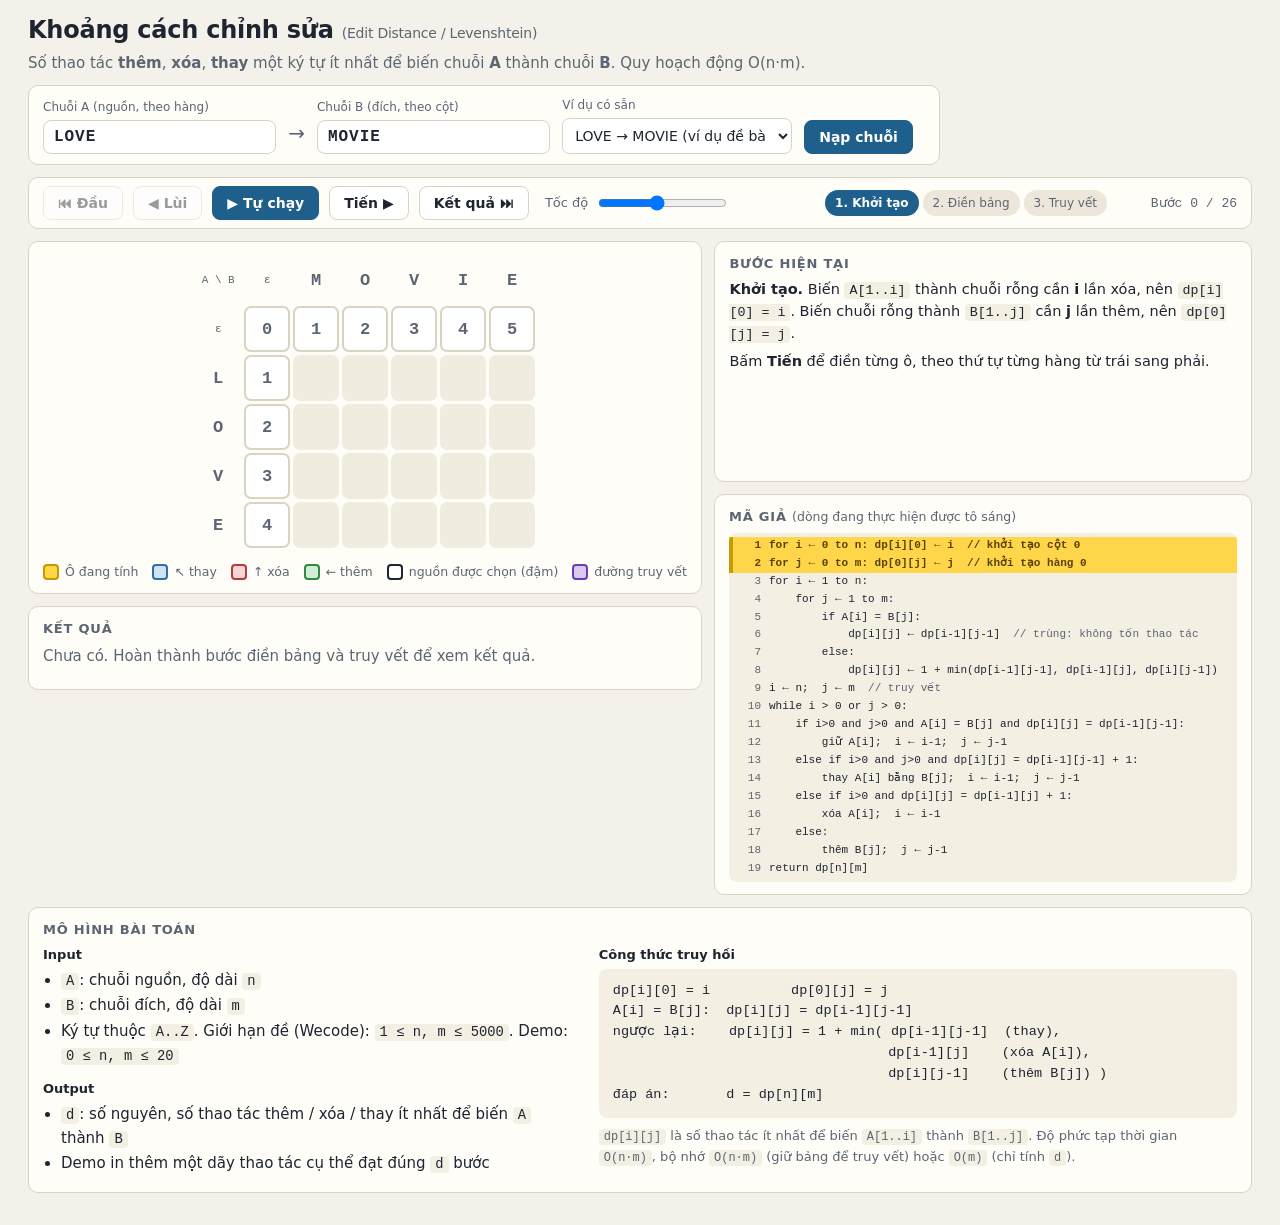
<file: index.html>
<!DOCTYPE html>
<html lang="vi">
<head>
<meta charset="utf-8">
<meta name="viewport" content="width=device-width, initial-scale=1">
<title>Edit Distance - minh họa từng bước</title>
<link rel="stylesheet" href="src/style.css">
</head>
<body>
<header class="top">
  <div class="title">
    <h1>Khoảng cách chỉnh sửa <span class="sub">(Edit Distance / Levenshtein)</span></h1>
    <p class="lead">Số thao tác <b>thêm</b>, <b>xóa</b>, <b>thay</b> một ký tự ít nhất để biến chuỗi <b>A</b> thành chuỗi <b>B</b>. Quy hoạch động O(n·m).</p>
  </div>
  <!-- Khung nhap nam cung hang voi tieu de de danh chieu cao man hinh cho bang + ma gia -->
  <section class="panel inputs" aria-label="Dữ liệu vào">
    <div class="field">
      <label for="inA">Chuỗi A (nguồn, theo hàng)</label>
      <input id="inA" type="text" maxlength="20" value="LOVE" autocomplete="off" spellcheck="false">
    </div>
    <div class="arrow" aria-hidden="true">→</div>
    <div class="field">
      <label for="inB">Chuỗi B (đích, theo cột)</label>
      <input id="inB" type="text" maxlength="20" value="MOVIE" autocomplete="off" spellcheck="false">
    </div>
    <div class="field preset">
      <label for="preset">Ví dụ có sẵn</label>
      <select id="preset"></select>
    </div>
    <button id="btnLoad" class="primary" title="Nạp lại hai chuỗi A và B, quay về bước 0">Nạp chuỗi</button>
    <p id="inputMsg" class="msg" role="status"></p>
  </section>
</header>

<main>
  <section class="controls panel" aria-label="Điều khiển">
    <button id="btnReset" title="Về bước đầu (Home)">⏮ Đầu</button>
    <button id="btnBack" title="Lùi một bước (←)">◀ Lùi</button>
    <button id="btnPlay" class="primary" title="Tự chạy / tạm dừng (Space)">▶ Tự chạy</button>
    <button id="btnNext" title="Tiến một bước (→)">Tiến ▶</button>
    <button id="btnEnd" title="Tới kết quả (End)">Kết quả ⏭</button>
    <label class="speed">Tốc độ
      <input id="speed" type="range" min="1" max="10" value="5">
    </label>
    <div class="phases" id="phases" aria-label="Giai đoạn">
      <span data-ph="0">1. Khởi tạo</span><span data-ph="1">2. Điền bảng</span><span data-ph="2">3. Truy vết</span>
    </div>
    <div class="stepinfo" id="stepInfo"></div>
  </section>

  <!-- Thu tu DOM = thu tu doc o man hinh hep: bang, giai thich + ma gia, ket qua.
       Man hinh rong: bang + ket qua cot trai, giai thich + ma gia cot phai (xem .grid trong style.css). -->
  <div class="grid">
    <section class="panel tablewrap" aria-label="Bảng quy hoạch động">
      <div class="tablescroll"><table id="dp" aria-label="Bảng dp"></table></div>
      <div class="legend" aria-label="Chú thích">
        <span><i class="sw cur"></i>Ô đang tính</span>
        <span><i class="sw dg"></i>↖ thay</span>
        <span><i class="sw up"></i>↑ xóa</span>
        <span><i class="sw lf"></i>← thêm</span>
        <span><i class="sw ch"></i>nguồn được chọn (đậm)</span>
        <span><i class="sw pa"></i>đường truy vết</span>
      </div>
    </section>

    <aside class="side">
      <section class="panel explainwrap" aria-live="polite">
        <h2>Bước hiện tại</h2>
        <div id="explain" class="explain"></div>
      </section>
      <section class="panel pseudowrap" aria-label="Mã giả">
        <h2>Mã giả <span class="h2sub">(dòng đang thực hiện được tô sáng)</span></h2>
        <ol id="pseudo" class="pseudo"></ol>
      </section>
    </aside>

    <section class="panel result" id="resultPanel">
      <h2>Kết quả</h2>
      <div id="result" class="resultbody"></div>
      <ol id="ops" class="ops"></ol>
    </section>
  </div>

  <section class="panel model" aria-label="Mô hình bài toán">
    <h2>Mô hình bài toán</h2>
    <div class="modelgrid">
      <div>
        <h3>Input</h3>
        <ul>
          <li><code>A</code>: chuỗi nguồn, độ dài <code>n</code></li>
          <li><code>B</code>: chuỗi đích, độ dài <code>m</code></li>
          <li>Ký tự thuộc <code>A..Z</code>. Giới hạn đề (Wecode): <code>1 ≤ n, m ≤ 5000</code>. Demo: <code>0 ≤ n, m ≤ 20</code></li>
        </ul>
        <h3>Output</h3>
        <ul>
          <li><code>d</code>: số nguyên, số thao tác thêm / xóa / thay ít nhất để biến <code>A</code> thành <code>B</code></li>
          <li>Demo in thêm một dãy thao tác cụ thể đạt đúng <code>d</code> bước</li>
        </ul>
      </div>
      <div>
        <h3>Công thức truy hồi</h3>
        <pre>dp[i][0] = i          dp[0][j] = j
A[i] = B[j]:  dp[i][j] = dp[i-1][j-1]
ngược lại:    dp[i][j] = 1 + min( dp[i-1][j-1]  (thay),
                                  dp[i-1][j]    (xóa A[i]),
                                  dp[i][j-1]    (thêm B[j]) )
đáp án:       d = dp[n][m]</pre>
        <p class="note"><code>dp[i][j]</code> là số thao tác ít nhất để biến <code>A[1..i]</code> thành <code>B[1..j]</code>. Độ phức tạp thời gian <code>O(n·m)</code>, bộ nhớ <code>O(n·m)</code> (giữ bảng để truy vết) hoặc <code>O(m)</code> (chỉ tính <code>d</code>).</p>
      </div>
    </div>
  </section>
</main>

<script src="src/editdistance.js"></script>
<script src="src/pseudocode.js"></script>
<script src="src/app.js"></script>
</body>
</html>
</file>
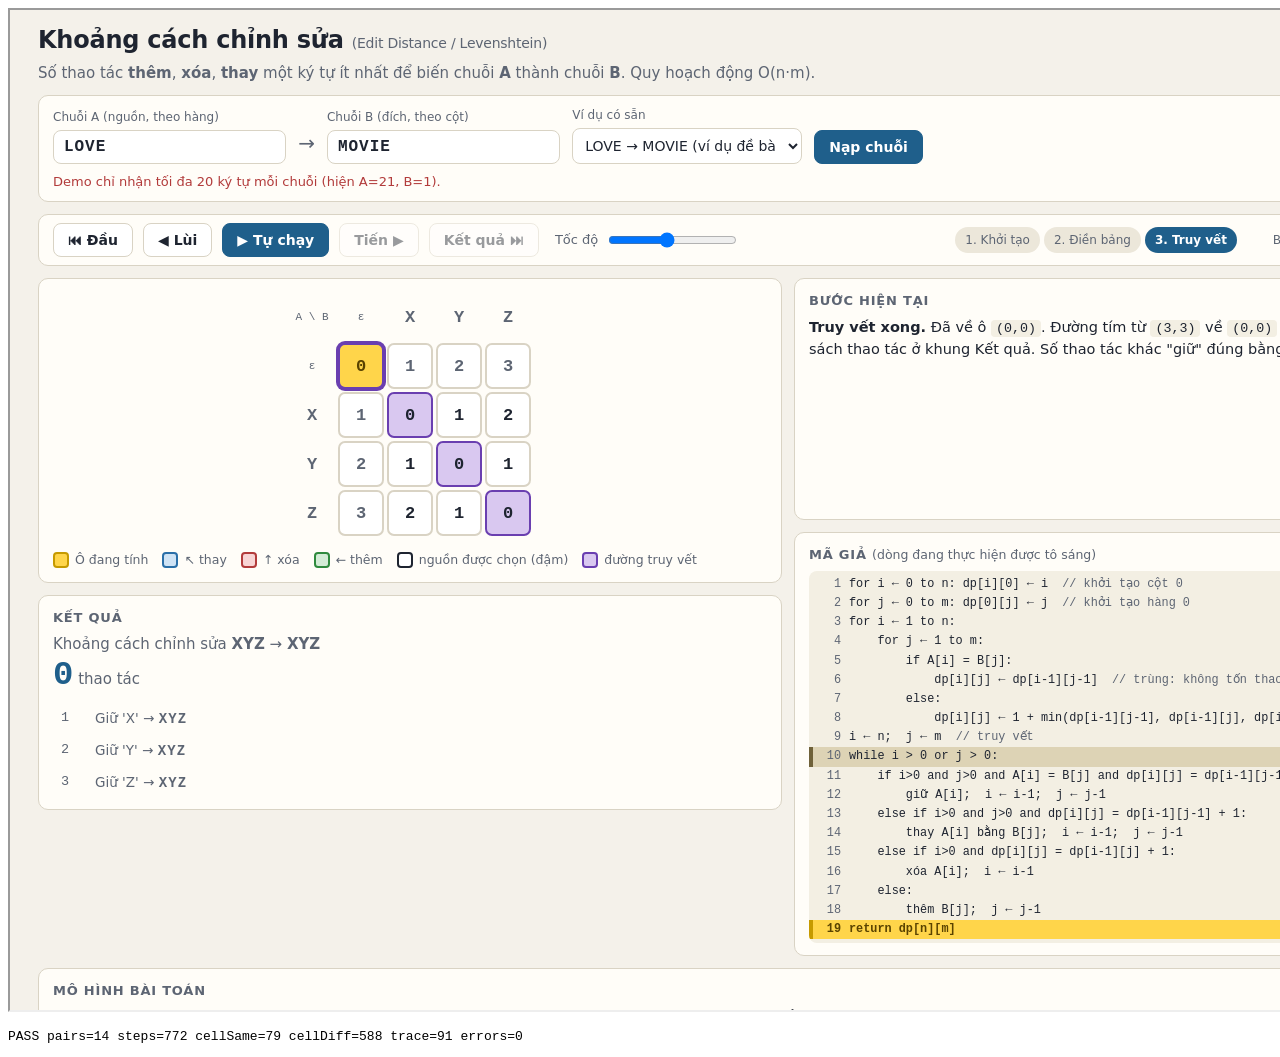
<file: tools/dom_check.html>
<!DOCTYPE html>
<html lang="vi">
<head><meta charset="utf-8"><title>dom-check</title></head>
<body>
<!-- Chay duoc bang: chrome --headless --dump-dom file:///.../tools/dom_check.html
     Nap index.html trong iframe cung goc (file://), di het moi buoc cua nhieu cap chuoi bang window.__demo.go(),
     kiem tra DOM that sau moi buoc, ghi ket qua vao <pre id="out">. -->
<iframe id="f" src="../index.html" style="width:1400px;height:1000px"></iframe>
<pre id="out">RUNNING</pre>
<script>
(function () {
  var out = document.getElementById('out');
  var f = document.getElementById('f');
  var errors = [], stats = { pairs: 0, steps: 0, cellSame: 0, cellDiff: 0, trace: 0 };
  function err(m) { if (errors.length < 15) errors.push(m); errors.count = (errors.count || 0) + 1; }

  var PAIRS = [['LOVE', 'MOVIE'], ['KITTEN', 'SITTING'], ['SUNDAY', 'SATURDAY'], ['INTENTION', 'EXECUTION'],
    ['TAT', 'TBT'], ['ABCDEF', 'ABCDE'], ['AAAAAA', 'AAA'], ['', 'ABC'], ['ABC', ''], ['ABC', 'ABC'], ['', ''],
    ['ABCDEFGHIJKLMNOPQRST', 'TSRQPONMLKJIHGFEDCBA'], ['A', 'B'], ['XYZ', 'XYZ']];

  function run() {
    var w = f.contentWindow, d = w.document, demo = w.__demo, PC = w.Pseudocode;
    if (!demo) { out.textContent = 'FAIL: window.__demo missing'; return; }
    PAIRS.forEach(function (p) {
      demo.load(p[0], p[1]);
      var m = demo.model; stats.pairs++;
      if (m.a.join('') !== p[0] || m.b.join('') !== p[1]) err('load sai ' + p);
      var nSteps = m.steps.length;
      for (var s = 0; s < nSteps; s++) {
        demo.go(s); stats.steps++;
        var st = m.steps[s];
        var lis = d.querySelectorAll('#pseudo li');
        var act = [], ctx = [];
        for (var i = 0; i < lis.length; i++) {
          if (lis[i].className === 'act') act.push(i + 1);
          else if (lis[i].className === 'ctx') ctx.push(i + 1);
        }
        var want = PC.forStep(st);
        if (JSON.stringify(act) !== JSON.stringify(want.act.slice().sort(function (a, b) { return a - b; }))) err(p + ' step ' + s + ' act DOM ' + act + ' != ' + want.act);
        if (JSON.stringify(ctx) !== JSON.stringify(want.ctx.slice().sort(function (a, b) { return a - b; }))) err(p + ' step ' + s + ' ctx DOM ' + ctx);
        if (lis.length !== PC.LINES.length) err('so dong ma gia ' + lis.length);
        // Doc CHU THAT cua dong dang sang (khong dung PC.forStep) de bat loi anh xa sai
        var actText = act.map(function (n) { return lis[n - 1].textContent; }).join(' | ');
        if (st.type === 'cell') {
          var hasEq = actText.indexOf('dp[i][j] ← dp[i-1][j-1]') >= 0, hasMin = actText.indexOf('1 + min(') >= 0;
          if (st.same && (!hasEq || hasMin)) err(p + ' step ' + s + ' o TRUNG nhung dong sang: ' + actText);
          if (!st.same && (hasEq || !hasMin)) err(p + ' step ' + s + ' o KHAC nhung dong sang: ' + actText);
        } else if (st.type === 'trace' && st.move) {
          var kw = { keep: 'giữ', replace: 'thay', delete: 'xóa', insert: 'thêm' }[st.move.kind];
          if (actText.indexOf(kw + ' A[i]') < 0 && actText.indexOf(kw + ' B[j]') < 0) err(p + ' step ' + s + ' thao tac ' + st.move.kind + ' nhung dong sang: ' + actText);
        }

        var si = d.getElementById('stepInfo').textContent;
        if (si.indexOf('Bước ' + s + ' / ' + (nSteps - 1)) < 0) err(p + ' stepInfo "' + si + '" step ' + s);
        if (d.getElementById('btnBack').disabled !== (s === 0)) err(p + ' Back disabled sai o ' + s);
        if (d.getElementById('btnNext').disabled !== (s === nSteps - 1)) err(p + ' Next disabled sai o ' + s);

        if (st.type === 'cell') {
          (st.same ? stats.cellSame++ : stats.cellDiff++);
          var cur = d.querySelectorAll('#dp td.cur');
          if (cur.length !== 1) err(p + ' step ' + s + ' so o cur=' + cur.length);
          else if (cur[0].dataset.i != st.i || cur[0].dataset.j != st.j) err(p + ' o cur sai');
          // o dang tinh phai hien dung gia tri dp
          if (cur.length && cur[0].textContent !== String(st.value)) err(p + ' gia tri o ' + cur[0].textContent + ' != ' + st.value);
          // chi dung dp[i-1][j-1] khi trung; ba nguon khi khac
          var tagged = d.querySelectorAll('#dp td[data-tag]').length;
          if (tagged !== (st.same ? 1 : 3)) err(p + ' step ' + s + ' so o nguon=' + tagged + ' same=' + st.same);
          // cac o chua tinh phai an so (khong ro gia tri tuong lai): chi o co class vis moi duoc hien
          var hidden = d.querySelectorAll('#dp td:not(.vis):not(.cur):not(.dg):not(.up):not(.lf)');
          for (var h = 0; h < hidden.length; h++) {
            var hi = +hidden[h].dataset.i, hj = +hidden[h].dataset.j;
            if (m.cellStep[hi][hj] <= s && hi > 0 && hj > 0) err(p + ' o (' + hi + ',' + hj + ') da tinh nhung dang an');
          }
          var ex = d.getElementById('explain').textContent;
          if (ex.indexOf('dp[' + st.i + '][' + st.j + ']') < 0) err(p + ' explain thieu o dang tinh');
          if (st.same ? ex.indexOf('trùng') < 0 : ex.indexOf('min(') < 0) err(p + ' explain sai nhanh');
        } else if (st.type === 'trace') {
          stats.trace++;
          var pa = d.querySelectorAll('#dp td.pa').length;
          if (pa !== st.k + 1) err(p + ' step ' + s + ' so o duong tim=' + pa + ' != ' + (st.k + 1));
          var shown = d.querySelectorAll('#ops li.show').length;
          if (shown !== Math.min(st.k + 1, m.moves.length)) err(p + ' step ' + s + ' so thao tac hien=' + shown);
        }
        if (s === nSteps - 1) {
          var dist = d.querySelector('#result .dist');
          if (!dist || dist.textContent !== String(m.distance)) err(p + ' ket qua cuoi sai: ' + (dist && dist.textContent) + ' != ' + m.distance);
          var oplis = d.querySelectorAll('#ops li').length;
          if (oplis !== m.ops.length) err(p + ' so thao tac ' + oplis + ' != ' + m.ops.length);
          // chuoi sau thao tac cuoi phai bang B
          if (m.ops.length && m.ops[m.ops.length - 1].result !== p[1]) err(p + ' chuoi cuoi != B');
        } else if (st.type === 'trace') {
          var dd = d.querySelector('#result .dist');
          if (dd && dd.textContent !== '?') err(p + ' ket qua lo ra som o step ' + s);
          // Dap an cung khong duoc lo qua khung giai thich (loi nay tung lot qua kiem tra chi nhin #result)
          var exTxt = d.getElementById('explain').textContent;
          if (/kết quả\s*:/.test(exTxt)) err(p + ' step ' + s + ' khung giai thich lo dap an: ' + exTxt.slice(0, 80));
        }
      }
    });
    // input qua dai
    demo.load('A'.repeat(21), 'B');
    if (d.getElementById('inputMsg').textContent.indexOf('20') < 0) err('khong bao loi khi qua 20 ky tu');
    out.textContent = (errors.length ? 'FAIL' : 'PASS') + ' pairs=' + stats.pairs + ' steps=' + stats.steps +
      ' cellSame=' + stats.cellSame + ' cellDiff=' + stats.cellDiff + ' trace=' + stats.trace +
      ' errors=' + (errors.count || 0) + (errors.length ? '\n' + errors.join('\n') : '');
  }
  f.addEventListener('load', function () { try { run(); } catch (e) { out.textContent = 'FAIL exception: ' + e.message + '\n' + e.stack; } });
})();
</script>
</body>
</html>
</file>
<file: src/style.css>
:root {
  --bg: #f4f1ea;
  --paper: #fffdf8;
  --ink: #1e2430;
  --dim: #5d6573;
  --line: #d9d3c4;
  --accent: #1f5f8b;
  --cur: #ffd54a;
  --cur-ink: #5a4300;
  --dg: #cfe3f5;  --dg-line: #2b6fa8;
  --up: #f8d4d4;  --up-line: #b23b3b;
  --lf: #d3ecd6;  --lf-line: #2f8a3e;
  --pa: #d9c8f0;  --pa-line: #6a3fb0;
  --radius: 10px;
  --mono: ui-monospace, "SF Mono", Menlo, Consolas, monospace;
}
* { box-sizing: border-box; }
body {
  margin: 0; background: var(--bg); color: var(--ink);
  font: 15px/1.5 system-ui, -apple-system, "Segoe UI", Roboto, sans-serif;
}
/* Header: tieu de + khung nhap cung mot hang de danh chieu cao cho bang/ma gia. */
.top {
  max-width: 1500px; margin: 0 auto; padding: 12px 28px 0;
  display: flex; flex-wrap: wrap; align-items: center; justify-content: space-between; gap: 10px 24px;
}
.top .title { flex: 1 1 340px; min-width: 0; }
h1 { margin: 0; font-size: 24px; letter-spacing: -0.01em; }
h1 .sub { font-size: 14px; font-weight: 400; color: var(--dim); }
h2 { margin: 0 0 6px; font-size: 13px; text-transform: uppercase; letter-spacing: .06em; color: var(--dim); }
.lead { margin: 4px 0 0; color: var(--dim); }
main { padding: 12px 28px 40px; display: flex; flex-direction: column; gap: 12px; max-width: 1500px; margin: 0 auto; }
.panel { background: var(--paper); border: 1px solid var(--line); border-radius: var(--radius); padding: 12px 14px; }

.inputs { flex: 0 1 auto; display: flex; flex-wrap: wrap; align-items: flex-end; gap: 8px 12px; padding: 10px 14px; }
.field { display: flex; flex-direction: column; gap: 4px; }
.field label { font-size: 12px; color: var(--dim); }
/* Rong vua 20 ky tu (maxlength) de chuoi dai nhat hien du, khong bi cuon trong o nhap. */
.field input, .field select {
  font: 600 16px var(--mono); padding: 7px 10px; border: 1px solid var(--line); border-radius: 8px;
  background: #fff; color: var(--ink); width: calc(20ch + 20 * .06em + 22px); letter-spacing: .06em;
}
.field select { font: 14px system-ui, sans-serif; letter-spacing: 0; width: 230px; padding: 8px; }
.arrow { font-size: 20px; padding-bottom: 6px; color: var(--dim); }
.msg { flex-basis: 100%; margin: 0; font-size: 13px; color: var(--up-line); }
/* Rong thi khong chiem mot hang rieng (van nam trong DOM de role=status hoat dong). */
.msg:empty { flex-basis: 0; }
.msg.info { color: var(--dim); }

button {
  font: 600 14px system-ui, sans-serif; padding: 8px 14px; border-radius: 8px; cursor: pointer;
  border: 1px solid var(--line); background: #fff; color: var(--ink);
}
button:hover:not(:disabled) { border-color: var(--accent); }
button:disabled { opacity: .45; cursor: default; }
button.primary { background: var(--accent); color: #fff; border-color: var(--accent); }
button:focus-visible, input:focus-visible, select:focus-visible { outline: 3px solid #86b7de; outline-offset: 1px; }

.controls { display: flex; flex-wrap: wrap; align-items: center; gap: 8px 10px; padding: 8px 14px; }
.speed { display: flex; align-items: center; gap: 8px; font-size: 13px; color: var(--dim); margin-left: 6px; }
.phases { display: flex; gap: 4px; margin-left: auto; }
.phases span { font-size: 12px; padding: 4px 10px; border-radius: 999px; background: #ece7da; color: var(--dim); }
.phases span.on { background: var(--accent); color: #fff; font-weight: 600; }
.stepinfo { font: 13px var(--mono); color: var(--dim); min-width: 120px; text-align: right; }

/* Man hinh rong: cot trai = bang (+ ket qua ben duoi), cot phai = giai thich + ma gia.
   Cot phai rong du cho dong ma gia dai nhat (~68 ky tu) de khong phai cuon ngang. */
.grid {
  display: grid; gap: 12px; align-items: start;
  grid-template-columns: minmax(0, 1fr) clamp(520px, 42vw, 610px);
  grid-template-rows: auto 1fr;
  grid-template-areas: "table side" "result side";
}
.tablewrap { grid-area: table; min-width: 0; }
.side { grid-area: side; display: flex; flex-direction: column; gap: 12px; min-width: 0; }
.grid > .result { grid-area: result; min-width: 0; }
@media (max-width: 1100px) {
  .grid { grid-template-columns: minmax(0, 1fr); grid-template-rows: none; grid-template-areas: "table" "side" "result"; }
}
/* container-type: de o bang tinh kich thuoc theo be rong cot (don vi cqi). */
.tablescroll { overflow: auto; padding-bottom: 4px; container-type: inline-size; }

/* Kich thuoc o co theo so hang/cot cua bang (dem bang :has, khong can JS) de bang lon vua ca chieu cao
   man hinh (100vh tru phan header/dieu khien ~250px) lan be rong cot (100cqi). K = so o moi chieu ke ca
   tieu de. Bang nho giu 46px. Duoi muc san thi .tablescroll cuon (fallback).
   simplify: chia bac theo nguong; neu can chinh xac tung kich thuoc thi dat --k tu JS. */
#dp { --cell: 46px; --gap: 3px; }
#dp:has(tr:nth-child(9)), #dp:has(tr:first-child > :nth-child(9)) {   /* n hoac m >= 7, K <= 13 */
  --cell: clamp(30px, min(calc((100vh - 250px) / 13 - 3px), calc((100cqi - 52px) / 13)), 46px);
}
#dp:has(tr:nth-child(14)), #dp:has(tr:first-child > :nth-child(14)) { /* K <= 16 */
  --cell: clamp(24px, min(calc((100vh - 250px) / 16 - 3px), calc((100cqi - 60px) / 16)), 42px);
}
#dp:has(tr:nth-child(17)), #dp:has(tr:first-child > :nth-child(17)) { /* K <= 19 */
  --cell: clamp(24px, min(calc((100vh - 250px) / 19 - 3px), calc((100cqi - 70px) / 19)), 38px);
}
#dp:has(tr:nth-child(20)), #dp:has(tr:first-child > :nth-child(20)) { /* K <= 22 (20x20) */
  --cell: clamp(22px, min(calc((100vh - 250px) / 22 - 2px), calc((100cqi - 58px) / 22)), 36px); --gap: 2px;
}
table { border-collapse: separate; border-spacing: var(--gap, 3px); margin: 0 auto; }
th, td {
  width: var(--cell, 46px); height: var(--cell, 46px); padding: 0;
  text-align: center; vertical-align: middle;
  font: 600 max(12px, calc(var(--cell, 46px) * .37)) var(--mono); border-radius: 7px; position: relative;
}
th { background: transparent; color: var(--dim); font-weight: 700; }
th.corner { font-size: clamp(8px, calc(var(--cell, 46px) * .26), 11px); font-weight: 400; white-space: nowrap; }
th.hl { background: var(--cur); color: var(--cur-ink); }
td { background: #f0ece0; color: transparent; border: 2px solid transparent; transition: background .12s, border-color .12s; }
td.vis { background: #fff; color: var(--ink); border-color: var(--line); }
td.base { color: var(--dim); }
td.cur { background: var(--cur); border-color: #c69a00; color: var(--cur-ink); }
td.dg { background: var(--dg); border-color: var(--dg-line); }
td.up { background: var(--up); border-color: var(--up-line); }
td.lf { background: var(--lf); border-color: var(--lf-line); }
td.ch { box-shadow: 0 0 0 2px var(--ink); font-weight: 800; }
td.pa { background: var(--pa); border-color: var(--pa-line); }
td.pa.cur { background: var(--cur); border-color: var(--pa-line); box-shadow: 0 0 0 2px var(--pa-line); }
/* nhan chu (khong chi dua vao mau) */
td[data-tag]::before {
  content: attr(data-tag); position: absolute; top: 1px; left: 3px;
  font: 700 clamp(8px, calc(var(--cell, 46px) * .22), 10px) system-ui, sans-serif; color: var(--ink); opacity: .75;
}

.legend { display: flex; flex-wrap: wrap; gap: 4px 14px; margin-top: 8px; font-size: 12.5px; color: var(--dim); }
.legend span { display: inline-flex; align-items: center; gap: 6px; }
.sw { width: 16px; height: 16px; border-radius: 4px; border: 2px solid var(--line); display: inline-block; }
.sw.cur { background: var(--cur); border-color: #c69a00; }
.sw.dg { background: var(--dg); border-color: var(--dg-line); }
.sw.up { background: var(--up); border-color: var(--up-line); }
.sw.lf { background: var(--lf); border-color: var(--lf-line); }
.sw.ch { background: #fff; border-color: var(--ink); }
.sw.pa { background: var(--pa); border-color: var(--pa-line); }

/* min-height = chieu cao lon nhat do duoc (buoc o khac ky tu, ~189px) de khung ma gia ben duoi
   khong nhay len xuong moi lan doi buoc. */
.explain { font-size: 14.5px; min-height: 190px; }
.explain p { margin: 0 0 6px; }
.explain p:last-child { margin-bottom: 0; }
.explain .eq { font: 600 14px var(--mono); background: #f3efe3; border-radius: 8px; padding: 6px 10px; margin: 6px 0; overflow-x: auto; white-space: pre-wrap; }
.explain .tag { display: inline-block; font: 700 12px system-ui; padding: 1px 7px; border-radius: 999px; margin-right: 4px; }
.tag.dg { background: var(--dg); color: #144a78; }
.tag.up { background: var(--up); color: #7d2020; }
.tag.lf { background: var(--lf); color: #1c5c27; }
.tag.ok { background: #e3ead0; color: #3d5413; }
.explain b.big { font-size: 18px; }

.resultbody { font-size: 15px; color: var(--dim); }
.resultbody .dist { font: 800 34px var(--mono); color: var(--accent); }
.ops { list-style: none; margin: 10px 0 0; padding: 0; display: flex; flex-direction: column; gap: 4px; max-height: 360px; overflow: auto; }
.ops li { display: grid; grid-template-columns: 26px 1fr; gap: 8px; font-size: 13.5px; padding: 4px 8px; border-radius: 7px; background: #f3efe3; opacity: .35; }
.ops li.show { opacity: 1; }
.ops li.keep { background: transparent; color: var(--dim); }
.ops li .n { color: var(--dim); font-family: var(--mono); }
.ops li .res { font: 600 14px var(--mono); letter-spacing: .08em; }
.ops li .res mark { background: var(--cur); color: var(--cur-ink); border-radius: 3px; padding: 0 1px; }
.ops li .res .bar { display: inline-block; width: 2px; height: 1em; background: var(--up-line); vertical-align: -2px; margin: 0 1px; }

h2 .h2sub { text-transform: none; letter-spacing: 0; font-weight: 400; font-size: 12.5px; }
h3 { margin: 12px 0 4px; font-size: 13px; color: var(--ink); }
h3:first-child { margin-top: 0; }

/* Co chu theo be rong khung (cqi) de dong dai nhat (~67 ky tu, dong 8) khong phai cuon ngang;
   toi da 13px, toi thieu 11px (duoi muc do thi overflow-x: auto). */
.pseudowrap { container-type: inline-size; }
.pseudo { list-style: none; margin: 0; padding: 4px 0; counter-reset: ln; background: #f3efe3; border-radius: 8px; overflow-x: auto; }
.pseudo li {
  display: flex; gap: 8px; padding: 1px 8px 1px 6px; white-space: pre; color: var(--ink);
  font: clamp(11px, calc((100cqi - 60px) / 42), 13px)/1.45 var(--mono);
  border-left: 4px solid transparent; position: relative;
}
.pseudo li .no { width: 22px; flex: none; text-align: right; color: var(--dim); user-select: none; }
.pseudo li .cm { color: var(--dim); }
.pseudo li.ctx { background: #ddd3b5; border-left-color: #6f6139; }
.pseudo li.act { background: var(--cur); border-left-color: #c69a00; color: var(--cur-ink); font-weight: 700; }
.pseudo li.act .no, .pseudo li.act .cm { color: var(--cur-ink); }

.model h3 + ul { margin: 0 0 4px; padding-left: 18px; }
.model li { margin: 2px 0; }
.modelgrid { display: grid; grid-template-columns: minmax(0, 1fr) minmax(0, 1.2fr); gap: 24px; }
@media (max-width: 1100px) { .modelgrid { grid-template-columns: 1fr; } }
.model pre { margin: 0; font: 13.5px/1.55 var(--mono); background: #f3efe3; border-radius: 8px; padding: 12px 14px; overflow-x: auto; }
.note { color: var(--dim); font-size: 13px; margin: 8px 0 0; }
code { font-family: var(--mono); font-size: .92em; background: #f3efe3; padding: 1px 5px; border-radius: 4px; }

@media (prefers-reduced-motion: reduce) { td { transition: none; } }
</file>
